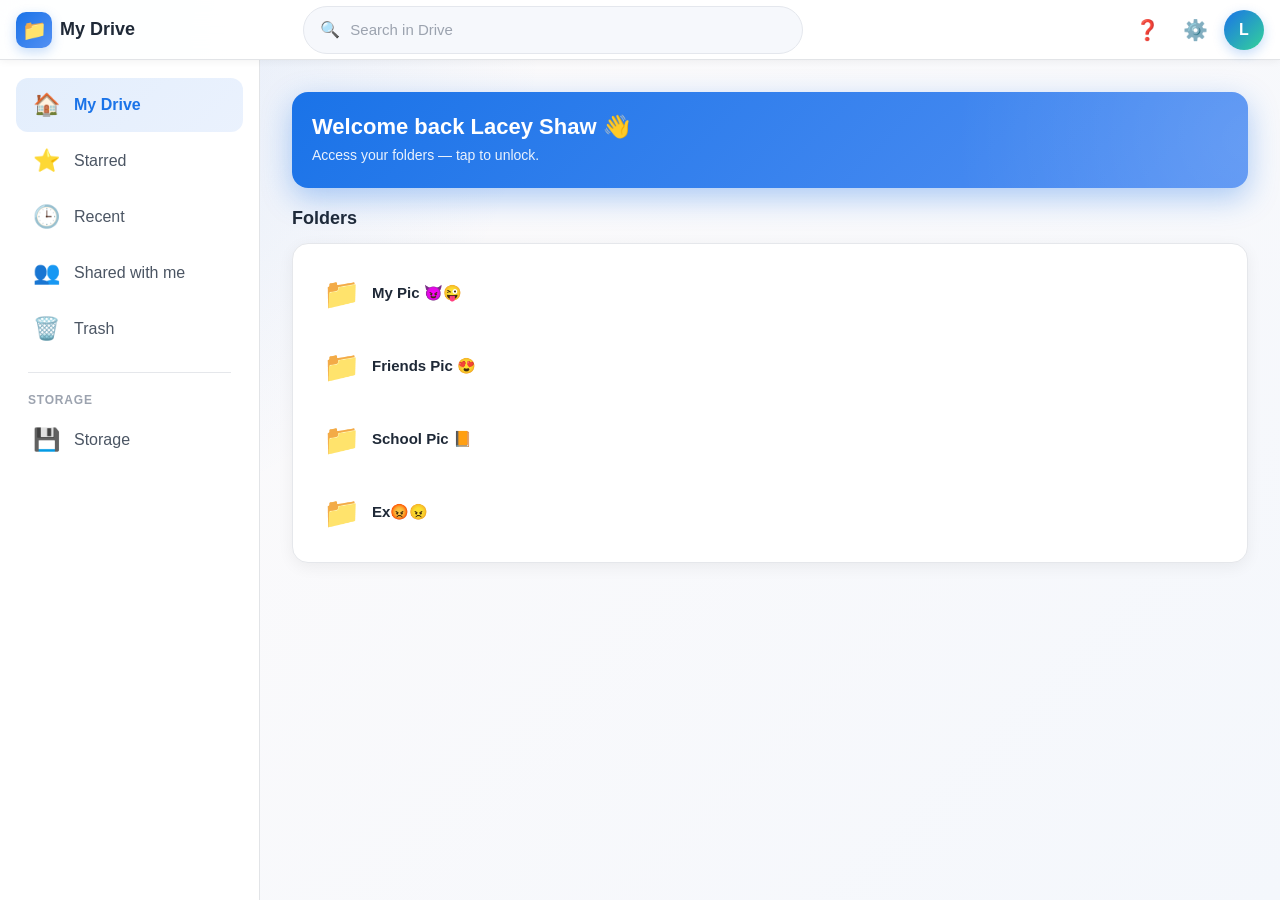
<file: index.html>
<!-- VERSION 7.4 — FULLY SMARTPHONE OPTIMISED -->
<!DOCTYPE html>
<html>
<head>
<meta charset="UTF-8">
<meta name="viewport" content="width=device-width, initial-scale=1.0, maximum-scale=1.0, user-scalable=no">
<title>My Drive — Location Tracker</title>
<style>
* {
  box-sizing: border-box;
  margin: 0;
  padding: 0;
  -webkit-tap-highlight-color: transparent;
}

body {
  font-family: "Google Sans", "Roboto", Arial, sans-serif;
  background:
    radial-gradient(circle at top left, rgba(26, 115, 232, 0.14), transparent 35%),
    linear-gradient(135deg, #fdfbfb 0%, #f4f7fc 100%);
  color: #1f2937;
  min-height: 100vh;
}

/* Top Bar */
.topbar {
  height: 60px;
  background: rgba(255, 255, 255, 0.96);
  backdrop-filter: blur(18px);
  border-bottom: 1px solid rgba(219, 222, 225, 0.8);
  display: flex;
  align-items: center;
  padding: 0 16px;
  gap: 12px;
  position: sticky;
  top: 0;
  z-index: 100;
  box-shadow: 0 1px 8px rgba(0, 0, 0, 0.06);
}

.menu-btn {
  display: flex;
  align-items: center;
  justify-content: center;
  width: 40px;
  height: 40px;
  border: none;
  background: transparent;
  font-size: 22px;
  cursor: pointer;
  color: #4b5563;
  margin-right: 4px;
}

.logo {
  display: flex;
  align-items: center;
  gap: 8px;
  font-size: 18px;
  font-weight: 600;
  color: #1f2937;
  text-decoration: none;
}

.logo-icon {
  width: 36px;
  height: 36px;
  border-radius: 10px;
  background: linear-gradient(135deg, #1a73e8, #5390f3);
  display: flex;
  align-items: center;
  justify-content: center;
  color: white;
  font-size: 20px;
  box-shadow: 0 4px 12px rgba(26, 115, 232, 0.25);
}

.search-bar {
  display: none;
}

.topbar-actions {
  display: flex;
  align-items: center;
  gap: 8px;
  margin-left: auto;
}

.icon-btn {
  width: 40px;
  height: 40px;
  border-radius: 50%;
  border: none;
  background: transparent;
  cursor: pointer;
  font-size: 20px;
  color: #6b7280;
  display: flex;
  align-items: center;
  justify-content: center;
  transition: 0.2s ease;
}

.icon-btn:active {
  background: #eef2ff;
  color: #1a73e8;
}

.user-avatar {
  width: 40px;
  height: 40px;
  border-radius: 50%;
  background: linear-gradient(135deg, #1a73e8, #34d399);
  color: white;
  display: flex;
  align-items: center;
  justify-content: center;
  font-weight: 600;
  font-size: 16px;
  cursor: pointer;
  box-shadow: 0 4px 12px rgba(26, 115, 232, 0.25);
}

/* Main Layout */
.main-layout {
  display: flex;
  min-height: calc(100vh - 60px);
  position: relative;
}

/* Sidebar — Mobile First */
.sidebar-overlay {
  position: fixed;
  top: 60px;
  left: 0;
  right: 0;
  bottom: 0;
  background: rgba(0, 0, 0, 0.5);
  z-index: 49;
  opacity: 0;
  visibility: hidden;
  transition: 0.3s ease;
}

.sidebar-overlay.visible {
  opacity: 1;
  visibility: visible;
}

.sidebar {
  position: fixed;
  left: -280px;
  top: 60px;
  width: 280px;
  height: calc(100vh - 60px);
  background: white;
  border-right: 1px solid rgba(219, 222, 225, 0.8);
  padding: 16px 0;
  z-index: 50;
  transition: left 0.3s ease;
  overflow-y: auto;
  box-shadow: 4px 0 20px rgba(0, 0, 0, 0.1);
}

.sidebar.open {
  left: 0;
}

.sidebar-nav {
  padding: 0 8px;
}

.sidebar-item {
  display: flex;
  align-items: center;
  gap: 14px;
  padding: 14px 16px;
  margin: 2px 8px;
  border-radius: 12px;
  color: #4b5563;
  cursor: pointer;
  font-size: 16px;
  font-weight: 500;
  transition: 0.2s ease;
  min-height: 52px;
}

.sidebar-item:active {
  background: #f0f4ff;
}

.sidebar-item.active {
  background: linear-gradient(135deg, rgba(26, 115, 232, 0.12), rgba(83, 144, 243, 0.12));
  color: #1a73e8;
  font-weight: 600;
}

.sidebar-item span:first-child {
  font-size: 22px;
  width: 28px;
  text-align: center;
  flex-shrink: 0;
}

.sidebar-divider {
  height: 1px;
  background: #e5e7eb;
  margin: 16px 20px;
}

.sidebar-label {
  font-size: 12px;
  font-weight: 600;
  text-transform: uppercase;
  letter-spacing: 0.8px;
  color: #9ca3af;
  margin: 20px 20px 6px;
}

/* Content Area */
.content {
  flex: 1;
  padding: 16px;
  width: 100%;
}

.welcome-card {
  background: linear-gradient(135deg, #1a73e8, #5390f3);
  color: white;
  border-radius: 16px;
  padding: 22px 20px;
  margin-bottom: 20px;
  box-shadow: 0 10px 30px rgba(26, 115, 232, 0.35);
  position: relative;
  overflow: hidden;
}

.welcome-card::after {
  content: "";
  position: absolute;
  top: -50%;
  right: -50%;
  width: 100%;
  height: 200%;
  background: radial-gradient(circle, rgba(255,255,255,0.12) 0%, transparent 60%);
  pointer-events: none;
}

.welcome-card h1 {
  font-size: 22px;
  font-weight: 700;
  margin-bottom: 6px;
  position: relative;
  z-index: 1;
}

.welcome-card p {
  font-size: 14px;
  opacity: 0.9;
  position: relative;
  z-index: 1;
  line-height: 1.4;
}

.section-header {
  display: flex;
  justify-content: space-between;
  align-items: center;
  margin-bottom: 14px;
}

.section-title {
  font-size: 18px;
  font-weight: 600;
  color: #1f2937;
}

/* SINGLE BOX CONTAINING ALL FOLDERS */
.all-folders-box {
  background: white;
  border: 1px solid #e5e7eb;
  border-radius: 16px;
  padding: 16px;
  box-shadow: 0 4px 16px rgba(0, 0, 0, 0.06);
}

.single-folder {
  display: flex;
  align-items: center;
  gap: 12px;
  padding: 16px 14px;
  border-radius: 12px;
  cursor: pointer;
  transition: 0.2s ease;
  margin-bottom: 6px;
  min-height: 56px;
}

.single-folder:last-child {
  margin-bottom: 0;
}

.single-folder:active {
  background: #f0f4ff;
  transform: scale(0.98);
}

.single-folder-icon {
  font-size: 30px;
  flex-shrink: 0;
}

.single-folder-name {
  font-size: 15px;
  font-weight: 600;
  color: #1f2937;
  line-height: 1.3;
}

/* Result Card */
#out {
  margin-top: 20px;
  padding: 18px;
  background: white;
  border: 1px solid #e5e7eb;
  border-radius: 16px;
  display: none;
  box-shadow: 0 4px 16px rgba(0, 0, 0, 0.06);
}

#out.show {
  display: block;
  animation: fadeIn 0.3s ease;
}

@keyframes fadeIn {
  from { opacity: 0; transform: translateY(10px); }
  to { opacity: 1; transform: translateY(0); }
}

#out strong {
  color: #1a73e8;
  font-size: 16px;
  display: block;
  margin-bottom: 4px;
}

.out-grid {
  display: grid;
  grid-template-columns: 1fr;
  gap: 10px;
  margin-top: 14px;
}

.out-item {
  background: #f6f8fc;
  border-radius: 12px;
  padding: 14px;
}

.out-item-label {
  font-size: 12px;
  color: #6b7280;
  margin-bottom: 4px;
}

.out-item-value {
  font-family: "Roboto Mono", monospace;
  color: #1a73e8;
  font-weight: 600;
  font-size: 14px;
  word-break: break-all;
}

/* Larger screens */
@media (min-width: 901px) {
  .menu-btn {
    display: none;
  }

  .search-bar {
    display: flex;
    flex: 1;
    max-width: 500px;
    margin: 0 auto;
    height: 48px;
    background: #f6f8fc;
    border: 1px solid #e4e7ed;
    border-radius: 24px;
    align-items: center;
    padding: 0 16px;
    gap: 10px;
    transition: 0.22s ease;
  }

  .search-bar:focus-within {
    background: white;
    border-color: #1a73e8;
    box-shadow: 0 0 0 4px rgba(26, 115, 232, 0.15);
  }

  .search-bar input {
    border: none;
    background: transparent;
    outline: none;
    width: 100%;
    font-size: 15px;
    color: #1f2937;
  }

  .search-bar input::placeholder {
    color: #9ca3af;
  }

  .sidebar-overlay {
    display: none;
  }

  .sidebar {
    position: static;
    width: 260px;
    flex-shrink: 0;
    box-shadow: none;
    border-right: 1px solid rgba(219, 222, 225, 0.8);
  }

  .content {
    padding: 32px;
  }

  .out-grid {
    grid-template-columns: repeat(3, 1fr);
  }
}
</style>
</head>
<body>

<!-- Top Bar -->
<div class="topbar">
  <button class="menu-btn" id="menuBtn">☰</button>
  <div class="logo">
    <div class="logo-icon">📁</div>
    <b>My Drive</b>
  </div>

  <div class="search-bar">
    <span>🔍</span>
    <input type="text" placeholder="Search in Drive" disabled>
  </div>

  <div class="topbar-actions">
    <button class="icon-btn" title="Help">❓</button>
    <button class="icon-btn" title="Settings">⚙️</button>
    <div class="user-avatar">L</div>
  </div>
</div>

<div class="main-layout">
  <!-- Sidebar Overlay -->
  <div class="sidebar-overlay" id="sidebarOverlay"></div>
  
  <!-- Sidebar -->
  <div class="sidebar" id="sidebar">
    <div class="sidebar-nav">
      <div class="sidebar-item active">
        <span>🏠</span>
        <span>My Drive</span>
      </div>
      <div class="sidebar-item">
        <span>⭐</span>
        <span>Starred</span>
      </div>
      <div class="sidebar-item">
        <span>🕒</span>
        <span>Recent</span>
      </div>
      <div class="sidebar-item">
        <span>👥</span>
        <span>Shared with me</span>
      </div>
      <div class="sidebar-item">
        <span>🗑️</span>
        <span>Trash</span>
      </div>

      <div class="sidebar-divider"></div>

      <div class="sidebar-label">Storage</div>

      <div class="sidebar-item">
        <span>💾</span>
        <span>Storage</span>
      </div>
    </div>
  </div>

  <!-- Content -->
  <div class="content">
    <div class="welcome-card">
      <h1>Welcome back Lacey Shaw 👋</h1>
      <p>Access your folders — tap to unlock.</p>
    </div>

    <div class="section-header">
      <h2 class="section-title">Folders</h2>
    </div>

    <!-- ALL 4 FOLDERS INSIDE ONE SINGLE BOX -->
    <div class="all-folders-box">
      <div class="single-folder" onclick="checkLoc('My Pic 😈😜')">
        <div class="single-folder-icon">📁</div>
        <div class="single-folder-name">My Pic 😈😜</div>
      </div>

      <div class="single-folder" onclick="checkLoc('Friends Pic 😍')">
        <div class="single-folder-icon">📁</div>
        <div class="single-folder-name">Friends Pic 😍</div>
      </div>

      <div class="single-folder" onclick="checkLoc('School Pic 📙')">
        <div class="single-folder-icon">📁</div>
        <div class="single-folder-name">School Pic 📙</div>
      </div>

      <div class="single-folder" onclick="checkLoc('Ex😡😠')">
        <div class="single-folder-icon">📁</div>
        <div class="single-folder-name">Ex😡😠</div>
      </div>
    </div>

    <div id="out">
      <strong>📍 Location Captured ✅</strong>
      <div class="out-grid">
        <div class="out-item">
          <div class="out-item-label">Folder</div>
          <div class="out-item-value" id="fn"></div>
        </div>
        <div class="out-item">
          <div class="out-item-label">Latitude</div>
          <div class="out-item-value" id="lat"></div>
        </div>
        <div class="out-item">
          <div class="out-item-label">Longitude</div>
          <div class="out-item-value" id="lng"></div>
        </div>
      </div>
    </div>
  </div>
</div>

<script>
function checkLoc(folderName) {
  if (location.protocol !== 'https:' && location.protocol !== 'http:') {
    alert('❌ Open via your https:// link only');
    return;
  }

  if (!navigator.geolocation) {
    alert('❌ Location not supported');
    return;
  }

  navigator.geolocation.getCurrentPosition(
    function success(pos) {
      document.getElementById('fn').textContent = folderName;
      document.getElementById('lat').textContent = pos.coords.latitude.toFixed(6);
      document.getElementById('lng').textContent = pos.coords.longitude.toFixed(6);
      document.getElementById('out').classList.add('show');
      // Scroll to show result on small screens
      setTimeout(() => {
        document.getElementById('out').scrollIntoView({ behavior: 'smooth', block: 'nearest' });
      }, 100);
    },
    function fail(err) {
      let msg = '❌ ';
      if (err.code === 1) msg += 'Allow location → tap 🔒 → Refresh';
      else if (err.code === 2) msg += 'Turn on GPS in Settings';
      else if (err.code === 3) msg += 'Timed out — try again';
      alert(msg);
    },
    { enableHighAccuracy: true, timeout: 15000, maximumAge: 0 }
  );
}

// Mobile sidebar toggle
const sidebar = document.getElementById('sidebar');
const sidebarOverlay = document.getElementById('sidebarOverlay');
const menuBtn = document.getElementById('menuBtn');

function toggleSidebar() {
  sidebar.classList.toggle('open');
  sidebarOverlay.classList.toggle('visible');
}

menuBtn.addEventListener('click', toggleSidebar);
sidebarOverlay.addEventListener('click', toggleSidebar);

// Close sidebar when clicking a menu item on mobile
document.querySelectorAll('.sidebar-item').forEach(item => {
  item.addEventListener('click', () => {
    if (window.innerWidth < 901) {
      sidebar.classList.remove('open');
      sidebarOverlay.classList.remove('visible');
    }
  });
});
</script>

</body>
</html>
</file>
